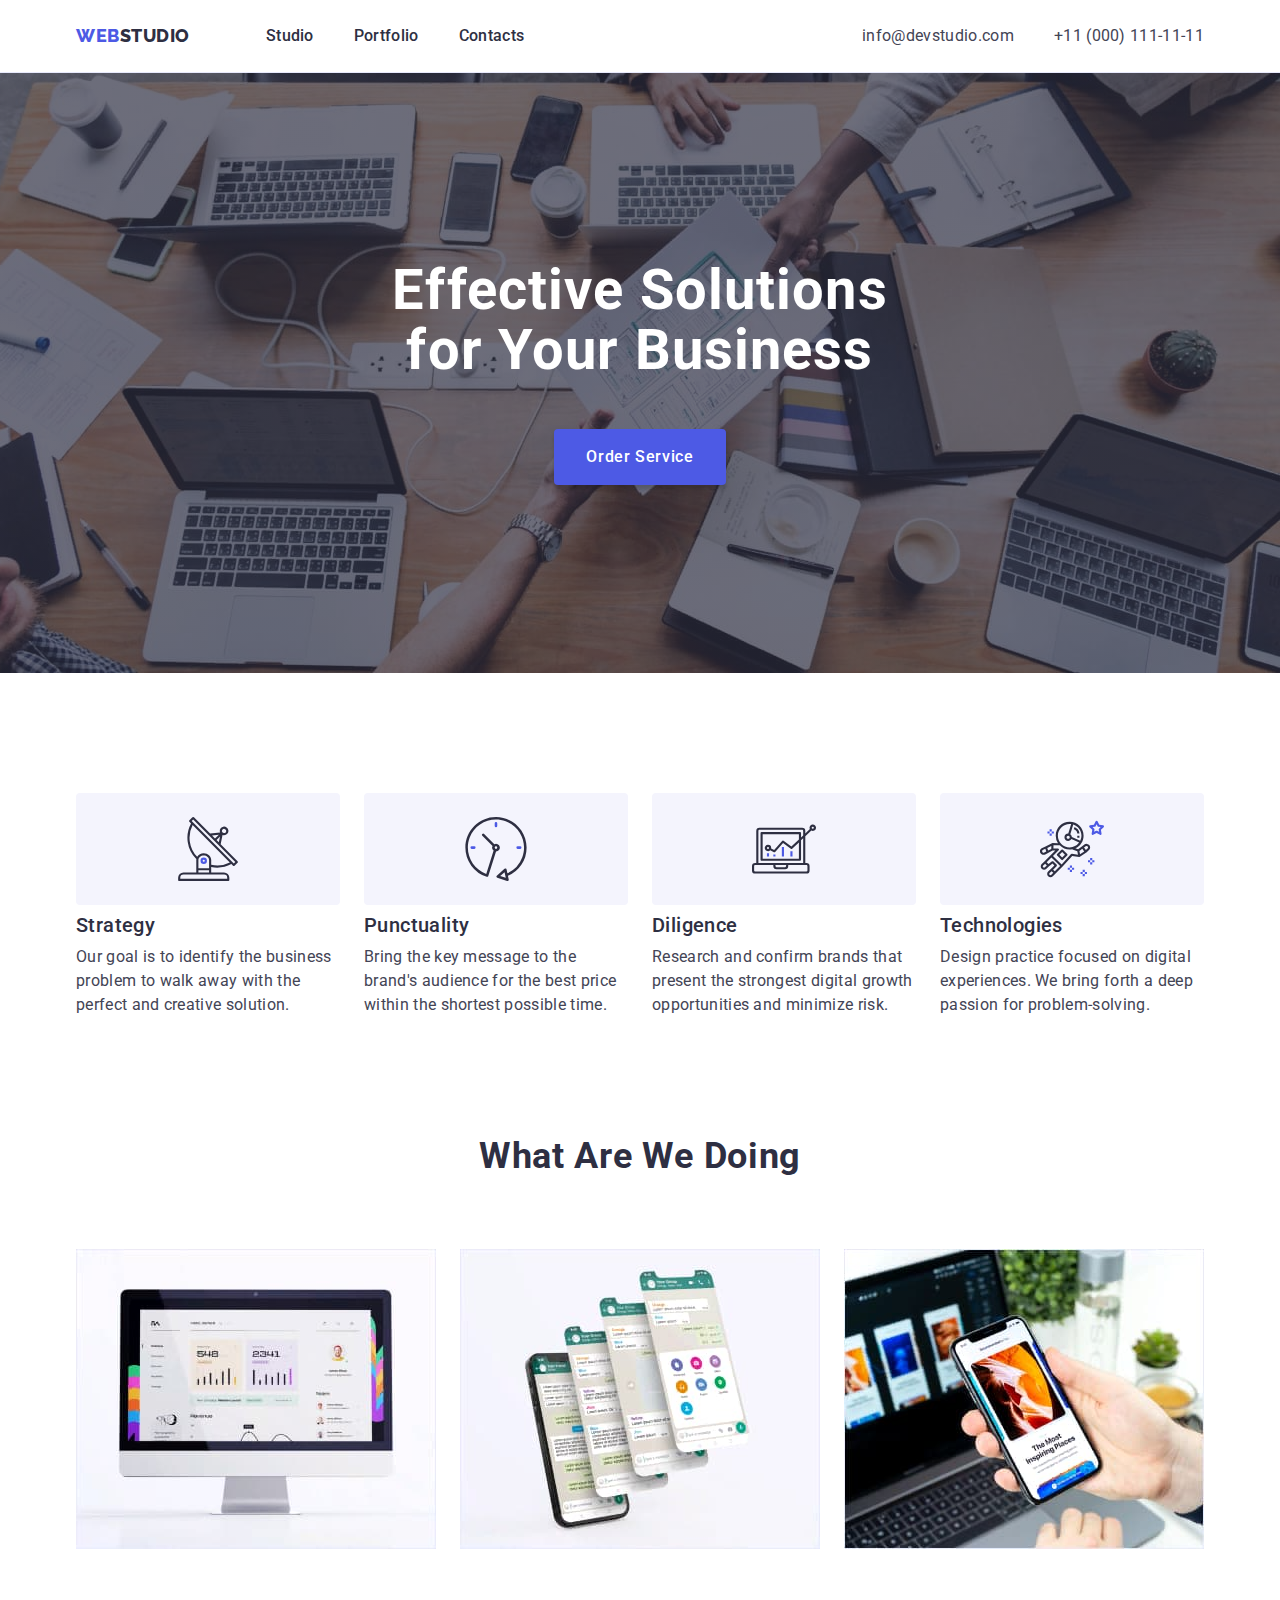
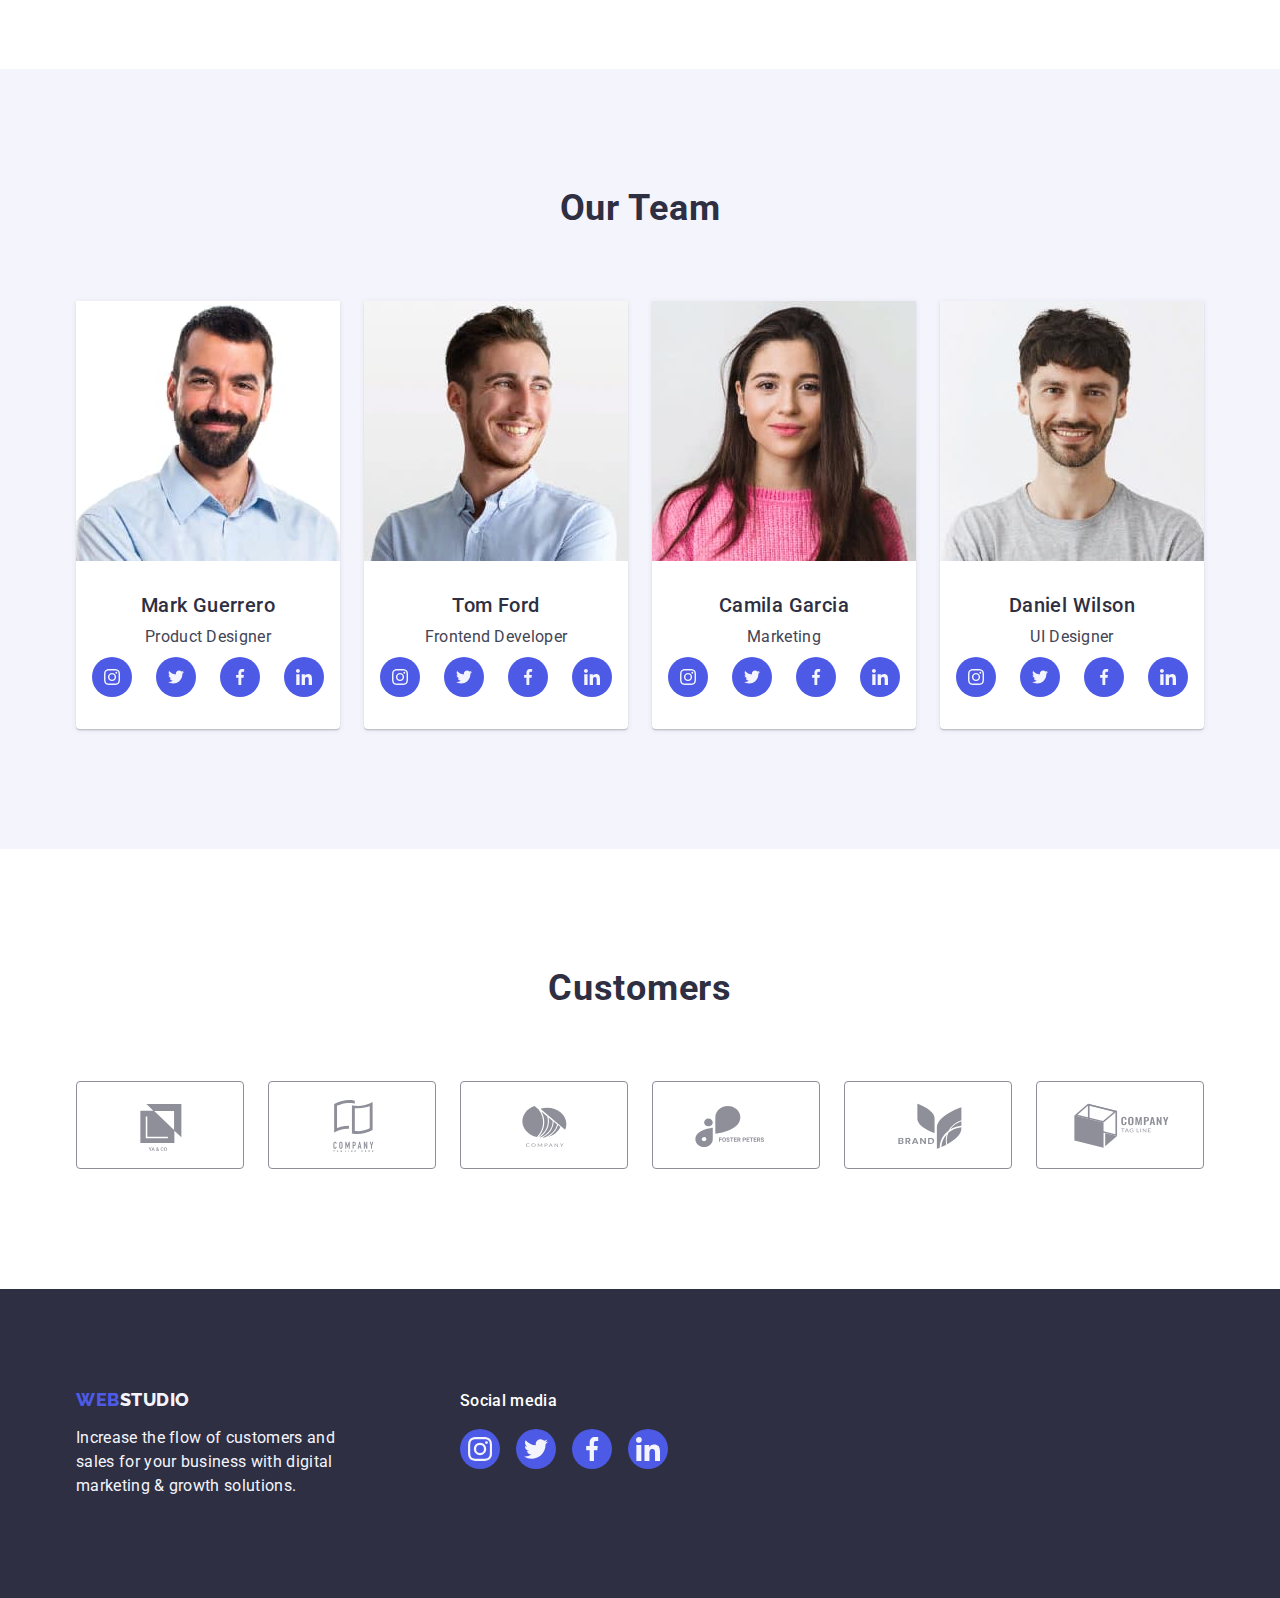
<file: index.html>
<!DOCTYPE html>
<html lang="en">
  <head>
    <meta charset="UTF-8" />
    <meta http-equiv="X-UA-Compatible" content="IE=edge" />
    <meta name="viewport" content="width=device-width, initial-scale=1.0" />
    <title>Web Studio</title>
    <link
      rel="stylesheet"
      href="https://cdn.jsdelivr.net/npm/modern-normalize@1.1.0/modern-normalize.min.css"
    />
    <link rel="stylesheet" href="./css/styles.css" />
    <link rel="preconnect" href="https://fonts.googleapis.com" />
    <link rel="preconnect" href="https://fonts.gstatic.com" crossorigin />
    <link
      href="https://fonts.googleapis.com/css2?family=Raleway:wght@800&family=Roboto:wght@400;500;700;900&display=swap"
      rel="stylesheet"
    />
  </head>
  <body>
    <header class="header">
      <div class="header-container container">
        <nav class="header-nav">
          <a class="header-logo link" href="./index.html"
            >Web<span class="header-logo-two">Studio</span></a
          >
          <ul class="header-list list">
            <li class="header-item">
              <a class="header-link link" href="./index.html">Studio</a>
            </li>
            <li class="header-item">
              <a class="header-link link" href="./portfolio.html">Portfolio</a>
            </li>
            <li class="header-item">
              <a class="header-link link" href="">Contacts</a>
            </li>
          </ul>
        </nav>
        <address class="address">
          <ul class="address-list list">
            <li class="address-item link">
              <a href="mailto:info@devstudio.com" class="address-link link"
                >info@devstudio.com</a
              >
            </li>
            <li class="address-item link">
              <a href="tel:+110001111111" class="address-link link"
                >+11 (000) 111-11-11</a
              >
            </li>
          </ul>
        </address>
      </div>
    </header>
    <main>
      <section class="section-one">
        <div class="container">
          <h1 class="section-one-title">
            Effective Solutions for Your Business
          </h1>
          <button type="button" class="section-one-btn">Order Service</button>
        </div>
      </section>
      <section class="section-two">
        <div class="container">
            <h2 hidden class="section-two-title">Features</h2>
            <ul class="section-two-list list">
                <li class="section-two-item">
                    <div class="section-two-div">
                        <svg class="section-two-svg" width="64" height="64">
                            <use href="./images/icon.svg#icon-antenna"></use>
                        </svg>
                    </div>
                    <h3 class="section-two-subtitle">Strategy</h3>
                    <p class="section-two-text">
                        Our goal is to identify the business problem to walk away with
                        the perfect and creative solution.
                    </p>
                </li>
                <li class="section-two-item">
                    <div class="section-two-div">
                        <svg class="section-two-svg" width="64" height="64">
                            <use href="./images/icon.svg#icon-clock"></use>
                        </svg>
                    </div>
                    <h3 class="section-two-subtitle">Punctuality</h3>
                    <p class="section-two-text">
                    Bring the key message to the brand's audience for the best price
                    within the shortest possible time.
                    </p>
                </li>
                <li class="section-two-item">
                    <div class="section-two-div">
                        <svg class="section-two-svg" width="64" height="64">
                            <use href="./images/icon.svg#icon-diagram"></use>
                        </svg>
                    </div>
                    <h3 class="section-two-subtitle">Diligence</h3>
                    <p class="section-two-text">
                    Research and confirm brands that present the strongest digital
                    growth opportunities and minimize risk.
                    </p>
                </li>
                <li class="section-two-item">
                    <div class="section-two-div">
                        <svg class="section-two-svg" width="64" height="64">
                            <use href="./images/icon.svg#icon-astronaut"></use>
                        </svg>
                    </div>
                    <h3 class="section-two-subtitle">Technologies</h3>
                    <p class="section-two-text">
                    Design practice focused on digital experiences. We bring forth a
                    deep passion for problem-solving.
                    </p>
                </li>
          </ul>
        </div>
      </section>
      <section class="section-three">
        <div class="container">
          <h2 class="section-three-title">What are we doing</h2>
          <ul class="section-three-list list">
            <li class="section-three-item">
              <img
                src="./images/index/doing/comp-1.jpg"
                alt="Computer monitor"
                width="360"
                class="section-three-img"
              />
            </li>
            <li class="section-three-item">
              <img
                src="./images/index/doing/tel-2.jpg"
                alt="Phone screen"
                width="360"
                class="section-three-img"
              />
            </li>
            <li class="section-three-item">
              <img
                src="./images/index/doing/tel-and-hand-3.jpg"
                alt="Phone in hand"
                width="360"
                class="section-three-img"
              />
            </li>
          </ul>
        </div>
      </section>
    <section class="section-four">
        <div class="container">
            <h2 class="section-four-title">Our Team</h2>
            <ul class="section-four-list list">
                <li class="section-four-item">
                    <img src="./images/index/team/team-man-1.jpg" alt="Smiling man" width="264" class="section-four-img" />
                    <div class="section-four-container">
                        <h3 class="section-four-subtitle">Mark Guerrero</h3>
                        <p class="section-four-text">Product Designer</p>
                        <ul class="section-four-socials">
                            <li class="section-four-socials-list list">
                                <a class="section-four-link" href="https://instagram.com" target="_blank" rel="noopener noreferrer"
                                    aria-label="Instagram icon">
                                    <svg class="section-four-svg" width="16" height="16">
                                        <use href="./images/icon.svg#icon-instagram"></use>
                                    </svg>
                                </a>
                            </li>
                            <li class="section-four-socials-list list">
                                <a class="section-four-link" href="https://twitter.com" target="_blank" rel="noopener noreferrer"
                                    aria-label="Twitter icon">
                                    <svg class="section-four-svg" width="16" height="16">
                                        <use href="./images/icon.svg#icon-twitter"></use>
                                    </svg>
                                </a>
                            </li>
                            <li class="section-four-socials-list list">
                                <a class="section-four-link" href="https://facebook.com" target="_blank" rel="noopener noreferrer"
                                    aria-label="Facebook icon">
                                    <svg class="section-four-svg" width="16" height="16">
                                        <use href="./images/icon.svg#icon-facebook"></use>
                                    </svg>
                                </a>
                            </li>
                            <li class="section-four-socials-list list">
                                <a class="section-four-link" href="https://linkedin.com" target="_blank" rel="noopener noreferrer"
                                    aria-label="Linkedin icon">
                                    <svg class="section-four-svg" width="16" height="16">
                                        <use href="./images/icon.svg#icon-linkedin"></use>
                                    </svg>
                                </a>
                            </li>
                        </ul>
                    </div>
                </li>
                <li class="section-four-item">
                    <img src="./images/index/team/team-man-2.jpg" alt="Smiling man" width="264" class="section-four-img" />
                    <div class="section-four-container">
                        <h3 class="section-four-subtitle">Tom Ford</h3>
                        <p class="section-four-text">Frontend Developer</p>
                        <ul class="section-four-socials">
                            <li class="section-four-socials-list list">
                                <a class="section-four-link" href="https://instagram.com" target="_blank" rel="noopener noreferrer"
                                    aria-label="Instagram icon">
                                    <svg class="section-four-svg" width="16" height="16">
                                        <use href="./images/icon.svg#icon-instagram"></use>
                                    </svg>
                                </a>
                            </li>
                            <li class="section-four-socials-list list">
                                <a class="section-four-link" href="https://twitter.com" target="_blank" rel="noopener noreferrer"
                                    aria-label="Twitter icon">
                                    <svg class="section-four-svg" width="16" height="16">
                                        <use href="./images/icon.svg#icon-twitter"></use>
                                    </svg>
                                </a>
                            </li>
                            <li class="section-four-socials-list list">
                                <a class="section-four-link" href="https://facebook.com" target="_blank" rel="noopener noreferrer"
                                    aria-label="Facebook icon">
                                    <svg class="section-four-svg" width="16" height="16">
                                        <use href="./images/icon.svg#icon-facebook"></use>
                                    </svg>
                                </a>
                            </li>
                            <li class="section-four-socials-list list">
                                <a class="section-four-link" href="https://linkedin.com" target="_blank" rel="noopener noreferrer"
                                    aria-label="Linkedin icon">
                                    <svg class="section-four-svg" width="16" height="16">
                                        <use href="./images/icon.svg#icon-linkedin"></use>
                                    </svg>
                                </a>
                            </li>
                        </ul>
                    </div>
                </li>
                <li class="section-four-item">
                    <img src="./images/index/team/team-woman-3.jpg" alt="Smiling woman" width="264"
                        class="section-four-img" />
                    <div class="section-four-container">
                        <h3 class="section-four-subtitle">Camila Garcia</h3>
                        <p class="section-four-text">Marketing</p>
                        <ul class="section-four-socials">
                            <li class="section-four-socials-list list">
                                <a class="section-four-link" href="https://instagram.com" target="_blank" rel="noopener noreferrer"
                                    aria-label="Instagram icon">
                                    <svg class="section-four-svg" width="16" height="16">
                                        <use href="./images/icon.svg#icon-instagram"></use>
                                    </svg>
                                </a>
                            </li>
                            <li class="section-four-socials-list list">
                                <a class="section-four-link" href="https://twitter.com" target="_blank" rel="noopener noreferrer"
                                    aria-label="Twitter icon">
                                    <svg class="section-four-svg" width="16" height="16">
                                        <use href="./images/icon.svg#icon-twitter"></use>
                                    </svg>
                                </a>
                            </li>
                            <li class="section-four-socials-list list">
                                <a class="section-four-link" href="https://facebook.com" target="_blank" rel="noopener noreferrer"
                                    aria-label="Facebook icon">
                                    <svg class="section-four-svg" width="16" height="16">
                                        <use href="./images/icon.svg#icon-facebook"></use>
                                    </svg>
                                </a>
                            </li>
                            <li class="section-four-socials-list list">
                                <a class="section-four-link" href="https://linkedin.com" target="_blank" rel="noopener noreferrer"
                                    aria-label="Linkedin icon">
                                    <svg class="section-four-svg" width="16" height="16">
                                        <use href="./images/icon.svg#icon-linkedin"></use>
                                    </svg>
                                </a>
                            </li>
                        </ul>
                    </div>
                </li>
                <li class="section-four-item">
                    <img src="./images/index/team/team-man-4.jpg" alt="Smiling man" width="264" class="section-four-img" />
                    <div class="section-four-container">
                        <h3 class="section-four-subtitle">Daniel Wilson</h3>
                        <p class="section-four-text">UI Designer</p>
                        <ul class="section-four-socials">
                            <li class="section-four-socials-list list">
                                <a class="section-four-link" href="https://instagram.com" target="_blank" rel="noopener noreferrer"
                                    aria-label="Instagram icon">
                                    <svg class="section-four-svg" width="16" height="16">
                                        <use href="./images/icon.svg#icon-instagram"></use>
                                    </svg>
                                </a>
                            </li>
                            <li class="section-four-socials-list list">
                                <a class="section-four-link" href="https://twitter.com" target="_blank" rel="noopener noreferrer"
                                    aria-label="Twitter icon">
                                    <svg class="section-four-svg" width="16" height="16">
                                        <use href="./images/icon.svg#icon-twitter"></use>
                                    </svg>
                                </a>
                            </li>
                            <li class="section-four-socials-list list">
                                <a class="section-four-link" href="https://facebook.com" target="_blank" rel="noopener noreferrer"
                                    aria-label="Facebook icon">
                                    <svg class="section-four-svg" width="16" height="16">
                                        <use href="./images/icon.svg#icon-facebook"></use>
                                    </svg>
                                </a>
                            </li>
                            <li class="section-four-socials-list list">
                                <a class="section-four-link" href="https://linkedin.com" target="_blank" rel="noopener noreferrer"
                                    aria-label="Linkedin icon">
                                    <svg class="section-four-svg" width="16" height="16">
                                        <use href="./images/icon.svg#icon-linkedin"></use>
                                    </svg>
                                </a>
                            </li>
                        </ul>
                    </div>
                </li>
            </ul>
        </div>
    </section>
      <section class="section-five">
        <div class="container">
            <h2 class="section-five-title">Customers</h2>
            <ul class="section-five-list list">
                <li class="section-five-item">
                    <a class="section-five-link" href="" target="_blank" rel="noopener noreferrer" aria-label="">
                        <svg class="section-five-svg" width="104" height="56">
                            <use href="./images/icon.svg#icon-Logo"></use>
                        </svg>
                    </a>
                </li>
                <li class="section-five-item">
                    <a class="section-five-link" href="" target="_blank" rel="noopener noreferrer" aria-label="">
                        <svg class="section-five-svg" width="104" height="56">
                            <use href="./images/icon.svg#icon-Logo-1"></use>
                        </svg>
                    </a>
                </li>
                <li class="section-five-item">
                    <a class="section-five-link" href="" target="_blank" rel="noopener noreferrer" aria-label="">
                        <svg class="section-five-svg" width="104" height="56">
                            <use href="./images/icon.svg#icon-Logo-2"></use>
                        </svg>
                    </a>
                </li>
                <li class="section-five-item">
                    <a class="section-five-link" href="" target="_blank" rel="noopener noreferrer" aria-label="">
                        <svg class="section-five-svg" width="104" height="56">
                            <use href="./images/icon.svg#icon-Logo-3"></use>
                        </svg>
                    </a>
                </li>
                <li class="section-five-item">
                    <a class="section-five-link" href="" target="_blank" rel="noopener noreferrer" aria-label="">
                        <svg class="section-five-svg" width="104" height="56">
                            <use href="./images/icon.svg#icon-Logo-4"></use>
                        </svg>
                    </a>
                </li>
                <li class="section-five-item">
                    <a class="section-five-link" href="" target="_blank" rel="noopener noreferrer" aria-label="">
                        <svg class="section-five-svg" width="104" height="56">
                            <use href="./images/icon.svg#icon-Logo-5"></use>
                        </svg>
                    </a>
                </li>

            </ul>
        </div>
      </section>
    </main>
    <footer class="footer">
      <div class="container footer-container">
        <div>
            <a href="./index.html" class="footer-logo link">Web<span class="footer-logo-two">Studio</span></a>
            <p class="footer-text">
                Increase the flow of customers and sales for your business with
                digital marketing & growth solutions.
            </p>
        </div>
        <div>
            <p class="footer-media-text">Social media</p>
            <ul class="footer-list">
                <li class="section-four-socials-list list">
                    <a class="section-four-link footer-link" href="https://instagram.com" target="_blank" rel="noopener noreferrer"
                        aria-label="Instagram icon">
                        <svg class="section-four-svg footer-svg" width="24" height="24">
                            <use href="./images/icon.svg#icon-instagram"></use>
                        </svg>
                    </a>
                </li>
                <li class="section-four-socials-list list">
                    <a class="section-four-link  footer-link" href="https://twitter.com" target="_blank" rel="noopener noreferrer"
                        aria-label="Twitter icon">
                        <svg class="section-four-svg footer-svg" width="24" height="24">
                            <use href="./images/icon.svg#icon-twitter"></use>
                        </svg>
                    </a>
                </li>
                <li class="section-four-socials-list list">
                    <a class="section-four-link  footer-link" href="https://facebook.com" target="_blank" rel="noopener noreferrer"
                        aria-label="Facebook icon">
                        <svg class="section-four-svg footer-svg" width="24" height="24">
                            <use href="./images/icon.svg#icon-facebook"></use>
                        </svg>
                    </a>
                </li>
                <li class="section-four-socials-list list">
                    <a class="section-four-link  footer-link" href="https://linkedin.com" target="_blank" rel="noopener noreferrer"
                        aria-label="Linkedin icon">
                        <svg class="section-four-svg footer-svg" width="24" height="24">
                            <use href="./images/icon.svg#icon-linkedin"></use>
                        </svg>
                    </a>
                </li>
            </ul>
        </div>
      </div>
    </footer>
  </body>
</html>
</file>
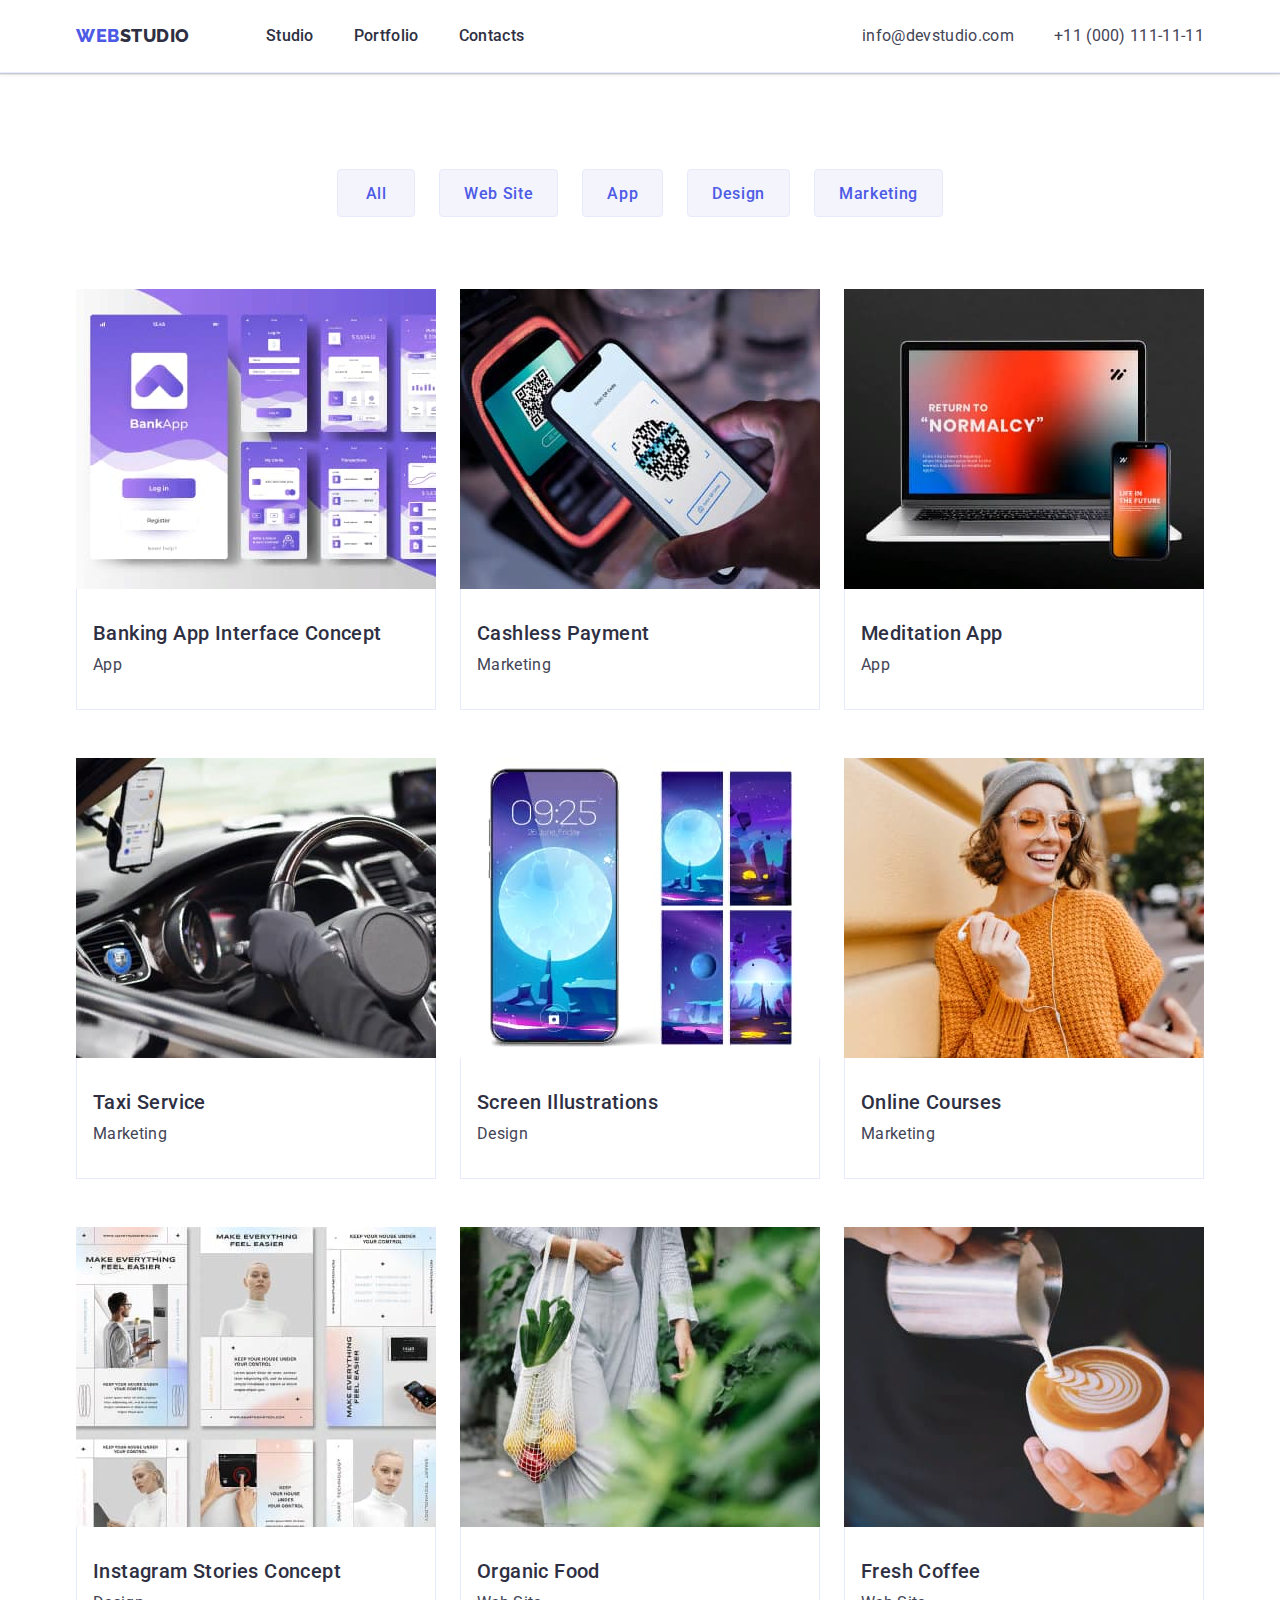
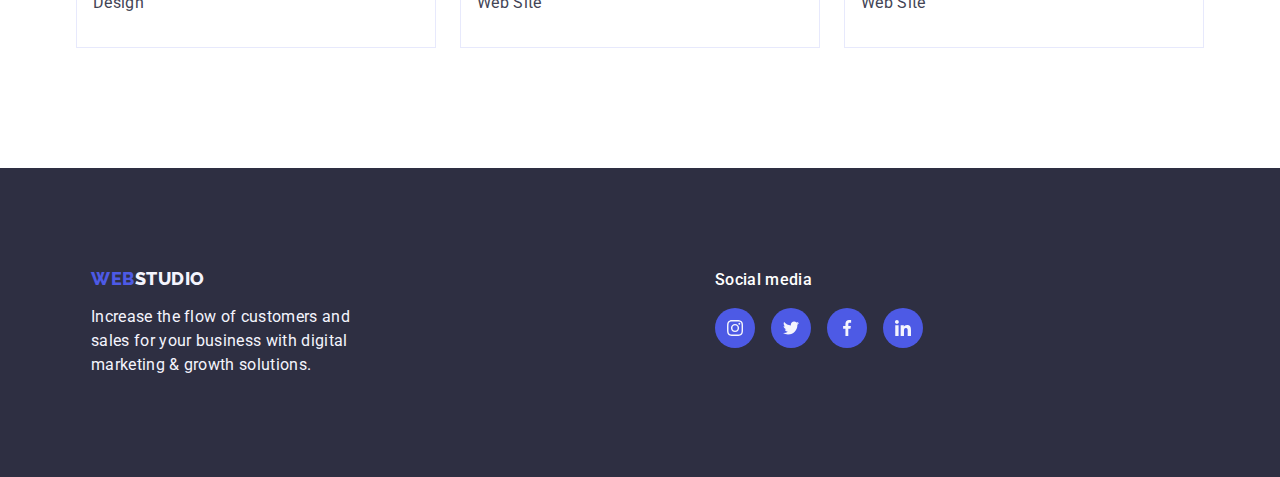
<file: portfolio.html>
<!DOCTYPE html>
<html lang="en">
<head>
    <meta charset="UTF-8">
    <meta http-equiv="X-UA-Compatible" content="IE=edge">
    <meta name="viewport" content="width=device-width, initial-scale=1.0">
    <title>Portfolio</title>
    <link rel="stylesheet" href="https://cdn.jsdelivr.net/npm/modern-normalize@1.1.0/modern-normalize.min.css">
    <link rel="stylesheet" href="./css/styles.css">
    <link rel="preconnect" href="https://fonts.googleapis.com">
    <link rel="preconnect" href="https://fonts.gstatic.com" crossorigin>
    <link href="https://fonts.googleapis.com/css2?family=Raleway:wght@800&family=Roboto:wght@400;500;700;900&display=swap"
        rel="stylesheet">
</head>
<body>
    <header class="header">
       <div class="header-container container">
            <nav class="header-nav">
                <a class="header-logo link" href="./index.html">Web<span class="header-logo-two">Studio</span></a>
                <ul class="header-list list">
                    <li class="header-item"><a class="header-link link" href="./index.html">Studio</a></li>
                    <li class="header-item"><a class="header-link link" href="./portfolio.html">Portfolio</a></li>
                    <li class="header-item"><a class="header-link link" href="">Contacts</a></li>
                </ul>
            </nav>
            <address class="address">
                <ul class="address-list list">
                    <li class="address-item"><a href="mailto:info@devstudio.com" class="address-link link">info@devstudio.com</a>
                    </li>
                    <li class="address-item"><a href="tel:+110001111111" class="address-link link">+11 (000) 111-11-11</a></li>
                </ul>
            </address>
       </div>
    </header>
    <main>
        <section class="section-portfolio">
           <div class="container">
                <h1 hidden>Portfolio</h1>
                <ul class="portfolio-list list">
                    <li class="portfolio-item"><button type="button" class="portfolio-btn">All</button></li>
                    <li class="portfolio-item"><button type="button" class="portfolio-btn">Web Site</button></li>
                    <li class="portfolio-item"><button type="button" class="portfolio-btn">App</button></li>
                    <li class="portfolio-item"><button type="button" class="portfolio-btn">Design</button></li>
                    <li class="portfolio-item"><button type="button" class="portfolio-btn">Marketing</button></li>
                </ul>
                <ul class="portfolio-img-list list">
                    <li class="portfolio-img-item item-one">
                        <a class="portfolio-img-link link" href="">
                            <img src="./images/portfolio/portfolio-1.jpg" alt="Banking app" width="360" height="300">
                            <div class="portfolio-container">
                                <h2 class="portfolio-img-subtitle">Banking App Interface Concept</h2>
                                <p class="portfolio-img-text">App</p>
                            </div>
                        </a>
                    </li>
                    <li class="portfolio-img-item item-one">
                        <a class="portfolio-img-link link" href="">
                            <img src="./images/portfolio/portfolio-2.jpg" alt="Smartphone and terminal" width="360" height="300">
                            <div class="portfolio-container">
                                <h2 class="portfolio-img-subtitle">Cashless Payment</h2>
                                <p class="portfolio-img-text">Marketing</p>
                            </div>
                        </a>
                    </li>
                    <li class="portfolio-img-item item-one">
                        <a class="portfolio-img-link link" href="">
                            <img src="./images/portfolio/portfolio-3.jpg" alt="Laptop and phone" width="360" height="300">
                            <div class="portfolio-container">
                                <h2 class="portfolio-img-subtitle">Meditation App</h2>
                                <p class="portfolio-img-text">App</p>
                           </div>
                        </a>
                    </li>
                    <li class="portfolio-img-item item-one">
                        <a class="portfolio-img-link link" href="">
                            <img src="./images/portfolio/portfolio-4.jpg" alt="Taxi" width="360" height="300">
                            <div class="portfolio-container">
                                <h2 class="portfolio-img-subtitle">Taxi Service</h2>
                                <p class="portfolio-img-text">Marketing</p>
                            </div>
                        </a>
                    </li>
                    <li class="portfolio-img-item item-one">
                        <a class="portfolio-img-link link" href="">
                            <img src="./images/portfolio/portfolio-5.jpg" alt="Smartpne und monitor" width="360" height="300">
                            <div class="portfolio-container">
                                <h2 class="portfolio-img-subtitle">Screen Illustrations</h2>
                                <p class="portfolio-img-text">Design</p>
                            </div>
                        </a>
                    </li>
                    <li class="portfolio-img-item item-one">
                        <a class="portfolio-img-link link" href="">
                            <img src="./images/portfolio/portfolio-6.jpg" alt="Smiling girl witheadphones" width="360" height="300">
                            <div class="portfolio-container">
                                <h2 class="portfolio-img-subtitle">Online Courses</h2>
                                <p class="portfolio-img-text">Marketing</p>
                            </div>
                        </a>
                    </li>
                    <li class="portfolio-img-item item-one">
                        <a class="portfolio-img-link link" href="">
                            <img src="./images/portfolio/portfolio-7.jpg" alt="Instagram page" width="360" height="300">
                            <div class="portfolio-container">
                                <h2 class="portfolio-img-subtitle">Instagram Stories Concept</h2>
                                <p class="portfolio-img-text">Design</p>
                            </div>
                        </a>
                    </li>
                    <li class="portfolio-img-item item-one">
                        <a class="portfolio-img-link link" href="">
                            <img src="./images/portfolio/portfolio-8.jpg" alt="Food and shopping" width="360" height="300">
                           <div class="portfolio-container">
                                <h2 class="portfolio-img-subtitle">Organic Food</h2>
                                <p class="portfolio-img-text">Web Site</p>
                           </div>
                        </a>
                    </li>
                    <li class="portfolio-img-item item-one">
                        <a class="portfolio-img-link link" href="">
                            <img src="./images/portfolio/portfolio-9.jpg" alt="Coffee" width="360" height="300">
                            <div class="portfolio-container">
                                <h2 class="portfolio-img-subtitle">Fresh Coffee</h2>
                                <p class="portfolio-img-text">Web Site</p>
                            </div>
                        </a>
                    </li>
                </ul>
           </div>
        </section>
    </main>
    <footer class="footer">
        <div class="container footer-container">
            <div class="container footer-container-two">
                <a href="./index.html" class="footer-logo link">Web<span class="footer-logo-two">Studio</span></a>
                <p class="footer-text">
                    Increase the flow of customers and sales for your business with
                    digital marketing & growth solutions.
                </p>
            </div>
            <div class="container  footer-container-three">
                <p class="footer-media-text">Social media</p>
                <ul class="footer-list">
                    <li class="section-four-socials-list list">
                        <a class="section-four-link footer-link" href="https://instagram.com" target="_blank"
                            rel="noopener noreferrer" aria-label="Instagram icon">
                            <svg class="section-four-svg footer-svg" width="16" height="16">
                                <use href="./images/icon.svg#icon-instagram"></use>
                            </svg>
                        </a>
                    </li>
                    <li class="section-four-socials-list list">
                        <a class="section-four-link  footer-link" href="https://twitter.com" target="_blank"
                            rel="noopener noreferrer" aria-label="Twitter icon">
                            <svg class="section-four-svg footer-svg" width="16" height="16">
                                <use href="./images/icon.svg#icon-twitter"></use>
                            </svg>
                        </a>
                    </li>
                    <li class="section-four-socials-list list">
                        <a class="section-four-link  footer-link" href="https://facebook.com" target="_blank"
                            rel="noopener noreferrer" aria-label="Facebook icon">
                            <svg class="section-four-svg footer-svg" width="16" height="16">
                                <use href="./images/icon.svg#icon-facebook"></use>
                            </svg>
                        </a>
                    </li>
                    <li class="section-four-socials-list list">
                        <a class="section-four-link  footer-link" href="https://linkedin.com" target="_blank"
                            rel="noopener noreferrer" aria-label="Linkedin icon">
                            <svg class="section-four-svg footer-svg" width="16" height="16">
                                <use href="./images/icon.svg#icon-linkedin"></use>
                            </svg>
                        </a>
                    </li>
                </ul>
            </div>
        </div>
    </footer>
</body>
</html>
</file>
<file: css/styles.css>
:root{
--brand-color-1-navy-blue: #2E2F42;
--brand-color-2-slate: #434455;
--brand-color-3-iris: #4D5AE5;
--brand-color-4-ocean: #404BBF;
--brand-color-5-cloud: #F4F4FD;
--brand-color-6-white: #ffffff;
--brand-color-7-cornflower: #E7E9FC;
--brand-color-8-light-slate: #8E8F99;
--brand-color-9: #afb1b8;
--brand-color-10: #31d0aa;
}

body{
    font-family: 'Roboto', sans-serif;
    color: var(--brand-color-2-slate);
    background-color: var(--brand-color-6-white);
}

.container {
    width: 1158px;
    margin-left: auto;
    margin-right: auto;
    padding-left: 15px;
    padding-right: 15px
}

.header-container{
    display: flex;
    align-items: center;
}

.header{
    box-shadow: 0px 2px 1px rgba(46, 47, 66, 0.08), 0px 1px 1px rgba(46, 47, 66, 0.16), 0px 1px 6px rgba(46, 47, 66, 0.08);
}

.header-logo,
.footer-logo{
    font-family: 'Raleway', sans-serif;
    font-weight: 800;
    font-size: 18px;
    line-height: 1.17;
    display: flex;
    align-items: center;
    letter-spacing: 0.03em;
    text-transform: uppercase;
    color: var(--brand-color-3-iris);
}

.header-nav{
    display: flex;
    align-items: center;
}

.header-logo {
    display: flex;
    margin-right: 76px;
}

.header-logo-two{
    color: var(--brand-color-1-navy-blue);
}

.header-link{
    display: block;
    padding: 24px 0;
    font-weight: 500;
    font-size: 16px;
    line-height: 1.5;
    letter-spacing: 0.02em;
    color: var(--brand-color-1-navy-blue);
}

.header-link:hover,
.header-link:focus{
    color: var(--brand-color-4-ocean);
}

.footer-logo-two{
    color: var(--brand-color-5-cloud);
}

.header-list{
    margin: 0;
    font-weight: 500;
    font-size: 16px;
    line-height: 1.5;
    letter-spacing: 0.02em;
    color: var(--brand-color-1-navy-blue);
    display: flex;
    align-items: center;
}

.header-list{
    gap: 40px;
}

.header{
    border-bottom: 1px solid var(--brand-color-7-cornflower);
}

.address{
    font-style: normal;
    margin-left: auto;
}

.address-link{
    font-weight: 400;
    font-size: 16px;
    line-height: 1.5;
    letter-spacing: 0.02em;
    color: var(--brand-color-2-slate);
}

.address-list {
    display: flex;
    margin: 0;
    gap: 40px;
}

.address-link:hover,
.address-link:focus{
    color: var(--brand-color-4-ocean);
}

.section-one{
    max-width: 1440px;
    background-color: var(--brand-color-1-navy-blue);
    padding: 188px 0;
    background-size: cover;
    margin-left: auto;
    margin-right: auto;
}

.section-one{

    background-image: linear-gradient(rgba(46, 47, 66, 0.7),rgba(46, 47, 66, 0.7)),
    url(../images/index/section-one/people-office.jpg);
    background-repeat: no-repeat;
    background-position: center;
}

.section-one-title{
    max-width: 496px;
    height: 120px;

    margin-left: auto;
    margin-right: auto;
    margin-bottom: 48px;

    font-weight: 700;
    font-size: 56px;
    line-height: 1.07;
    text-align: center;
    letter-spacing: 0.02em;
    color: var(--brand-color-6-white);
}

.section-one-btn{
    margin-left: auto;
    margin-right: auto;

    border: none;
    min-width: 169px;
    height: 56px;
    padding: 16px 32px;
    display: block;

    font-family: inherit;
    font-weight: 500;
    font-size: 16px;
    line-height: 1.5;
    align-items: center;
    letter-spacing: 0.04em;
    color: var(--brand-color-6-white);
    background-color: var(--brand-color-3-iris);
    cursor: pointer;

    box-shadow: 0px 4px 4px rgba(0, 0, 0, 0.15);
    border-radius: 4px;
}

.section-one-btn:hover,
.section-one-btn:focus{
    background-color: var(--brand-color-4-ocean);
    box-shadow: 0px 4px 4px rgba(0, 0, 0, 0.15);
    border-radius: 4px;
}

.section-two{
    padding-top: 120px;
    padding-bottom: 120px;
}

.section-two-item{
    width: calc((100% - 72px) / 4);
}

.section-two-subtitle{
    margin-bottom: 8px;
    font-weight: 500;
    font-size: 20px;
    line-height: 1.2;
    letter-spacing: 0.02em;
    color: var(--brand-color-1-navy-blue);
}

.section-two-list {
    display: flex;
    margin: 0;
    gap: 24px;
}

.section-two-div {
    display: flex;
    justify-content: center;
    align-items: center;
    margin-bottom: 8px;

    height: 112px;

    margin-left: 0px;
    margin-top: 0px;

    background: #F4F4FD;
    border-radius: 4px;
}

.section-three{
    padding-bottom: 120px;
}

.section-two-text{
    font-weight: 400;
    font-size: 16px;
    line-height: 1.5;
    letter-spacing: 0.02em;
    color: var(--brand-color-2-slate);
}

.section-three-item{
    flex-basis: calc((100%-(3*16px))/3);
}

.section-three-list{
    display: flex;
    margin: 0;
    gap: 24px;
}

.section-three-title {
    margin-bottom: 72px;
}

.section-three-title,
.section-four-title{
    font-weight: 700;
    font-size: 36px;
    line-height: 1.11;
    text-align: center;
    letter-spacing: 0.02em;
    text-transform: capitalize;
    color: var(--brand-color-1-navy-blue);
}

.section-four{
    padding: 120px 0;
}

.section-four-title{
    margin-bottom: 72px;
}

.section-four-list{
    display: flex;
    margin: 0;
    gap: 24px;
}

.section-four-subtitle{
    margin-bottom: 8px;

    font-weight: 500;
    font-size: 20px;
    line-height: 1.2;
    text-align: center;
    letter-spacing: 0.02em;
    color: var(--brand-color-1-navy-blue);
}

.section-four-text{
    font-weight: 400;
    font-size: 16px;
    line-height: 1.5;
    text-align: center;
    letter-spacing: 0.02em;
    color: var(--brand-color-2-slate);
    margin-bottom: 8px;
}

.section-four-item{
    background-color: var(--brand-color-6-white);
    box-shadow: 0px 1px 6px rgba(46, 47, 66, 0.08), 0px 1px 1px rgba(46, 47, 66, 0.16), 0px 2px 1px rgba(46, 47, 66, 0.08);
    border-radius: 0px 0px 4px 4px;
}

.section-four-container{
    padding: 32px 0px;
    border-radius: 0px 0px 4px 4px;
}

.section-four{
    background-color: var(--brand-color-5-cloud);
}

.section-four-socials{
    display: flex;
    justify-content: center;
    gap: 24px;
    padding: 0;
}

.section-four-link{
    display: flex;
    justify-content: center;
    align-items: center;

    width: 40px;
    height: 40px;
    background-color: var(--brand-color-3-iris);
    border-radius: 50%;
}

.section-four-link:hover,
.section-four-link:focus{
    background-color: var(--brand-color-4-ocean);
}

.section-four-svg{
    fill: var(--brand-color-5-cloud);
}

.section-five{
    padding-top: 120px;
    padding-bottom: 120px;
    margin: 0;
}

.section-five-title {
    margin-bottom: 72px;
    line-height: 1.1;
    font-weight: 700;
    font-size: 36px;
    text-align: center;
    letter-spacing: 0.02em;
    text-transform: capitalize;

    color: var(--brand-color-1-navy-blue);
}

.section-five-list{
    display: flex;
    align-items: center;
    gap: 24px;
    margin: 0;
}

.section-five-item{
    display: flex;
    justify-content: center;
    align-items: center;

    width: 168px;
    height: 88px;
    border-radius: 4px;
}

.section-five-link{
    display: flex;
    justify-content: center;
    align-items: center;

    width: 100%;
    height: 100%;

    border: 1px solid var(--brand-color-8-light-slate);
    border-radius: 4px;
    color: var(--brand-color-8-light-slate);
}

.section-five-link:hover,
.section-five-link:focus {
    border-color: var(--brand-color-4-ocean);
    color: var(--brand-color-4-ocean);
}

.section-five-svg {
    fill: currentColor;
}

.footer{
    padding: 100px 0;
    background-color: var(--brand-color-1-navy-blue);
}

.footer-container {
    display: flex;
    align-items: baseline;
    gap: 120px;
}

.footer-logo {
    display: inline-block;
    margin-bottom: 16px;
}

.footer-text{
    width: 264px;
    height: 72px;

    font-weight: 400;
    font-size: 16px;
    line-height: 1.5;
    letter-spacing: 0.02em;
    color: var(--brand-color-5-cloud);
}

.footer-media-text{
    font-weight: 500;
    font-size: 16px;
    line-height: 24px;

    letter-spacing: 0.02em;
    color: var(--brand-color-6-white);
    margin-bottom: 16px;
}

.footer-list {
    display: flex;
    justify-content: flex-start;
    gap: 16px;
    margin: 0;
    padding: 0;
}

.footer-link:hover,
.footer-link:focus{
    background-color: var(--brand-color-10);
}

.footer-svg{
    width: 24;
    height: 24;
}

.section-portfolio{
    padding: 96px 0 120px;
}

.portfolio-list{
    display: flex;
    margin: 0;
    gap: 24px;
    justify-content: center;
    margin-bottom: 72px;
}

.portfolio-img-list{
    display: flex;
    margin: 0;
    flex-wrap: wrap;
    column-gap: 24px;
    row-gap: 48px;
}

.portfolio-container{
    padding: 32px 16px;
    border: 1px solid var(--brand-color-7-cornflower);
    border-top: none;
}

.portfolio-img-list{
    flex-basis: calc((100%-(24px*2))/3);
}

.portfolio-item{
    display: block;
}

.portfolio-img-subtitle{
    margin-bottom: 8px;
    font-weight: 500;
    font-size: 20px;
    line-height: 1.2;
    letter-spacing: 0.02em;
    color: var(--brand-color-1-navy-blue);
}

.portfolio-img-text{
    font-weight: 400;
    font-size: 16px;
    line-height: 1.5;
    letter-spacing: 0.02em;
    color: var(--brand-color-2-slate);
}

.portfolio-btn{
    padding: 12px 24px;
    min-width: 78px;
    height: 48px;

    border: 1px solid #E7E9FC;
    border-radius: 4px;

    font-family: inherit;
    font-weight: 500;
    font-size: 16px;
    line-height: 1.5;
    letter-spacing: 0.04em;
    color: var(--brand-color-3-iris);
    cursor: pointer;
    background-color: var(--brand-color-5-cloud);
}

.portfolio-btn:hover,
.portfolio-btn:focus{
    border: 1px solid transparent;
    color: var(--brand-color-6-white);
    background-color: var(--brand-color-4-ocean);

    box-shadow: 0px 3px 1px rgba(0, 0, 0, 0.1), 0px 2px 1px rgba(0, 0, 0, 0.08), 0px 2px 2px rgba(0, 0, 0, 0.12);
}



.portfolio-img-link{
    display: block;
}

.portfolio-img-link:hover,
.portfolio-img-link:focus{
    box-shadow: 0px 1px 6px rgba(46, 47, 66, 0.08), 0px 1px 1px rgba(46, 47, 66, 0.16), 0px 2px 1px rgba(46, 47, 66, 0.08);
}


     
    
    
/* reset start */

h1,h2,h3,h4,h5,h6,p{
   margin: 0;
}

.list{
    list-style: none;
    padding: 0;
}

.link{
    text-decoration: none;
}

img{
    display: block;
}

/* reset end */
</file>
